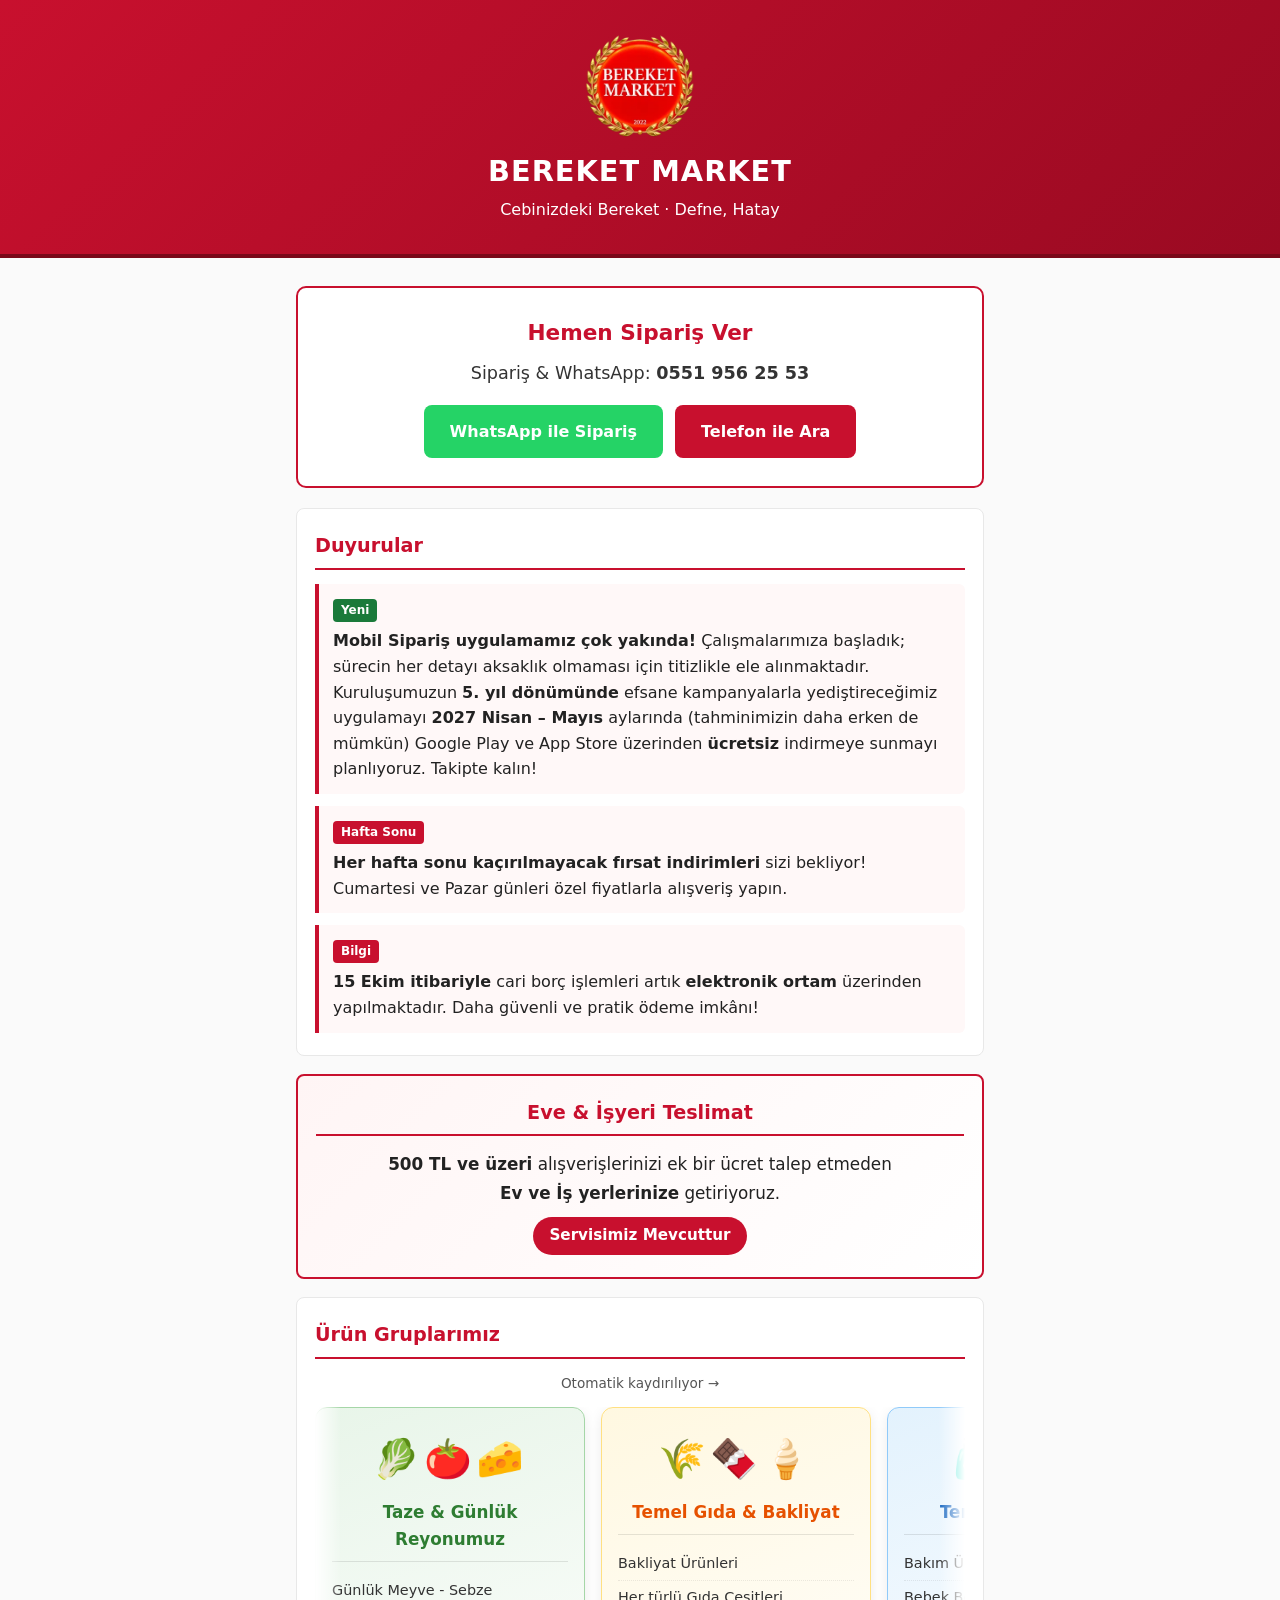
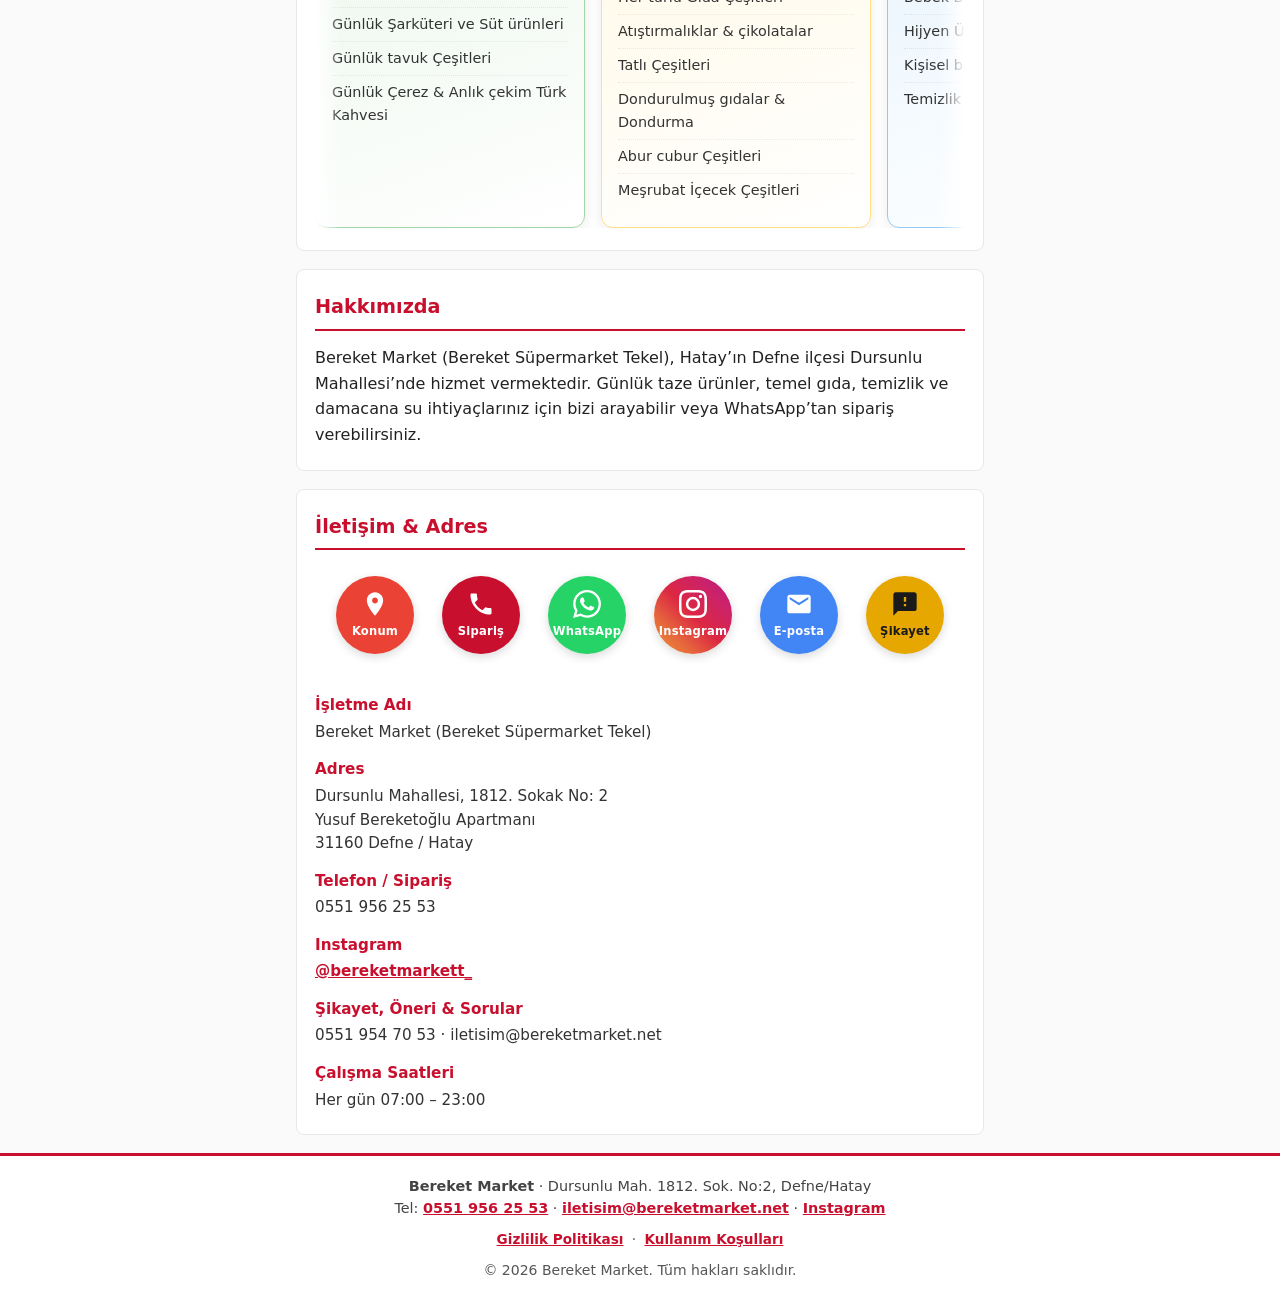
<file: index.html>
<!DOCTYPE html>
<html lang="tr">
<head>
  <meta charset="UTF-8">
  <meta name="viewport" content="width=device-width, initial-scale=1">
  <title>Bereket Market | Defne Hatay Market – Sipariş, Eve Teslimat, Taze Ürünler</title>
  <meta name="description" content="Bereket Market Defne Hatay – Dursunlu Mahallesi. Günlük taze meyve sebze, bakliyat, temizlik, damacana su. 500 TL üzeri ücretsiz eve teslimat. Sipariş WhatsApp: 0551 956 25 53">
  <link rel="canonical" href="https://bereketmarket.net/">
  <link rel="icon" href="assets/logo.svg" type="image/svg+xml">
  <link rel="preload" href="style.css" as="style">
  <link rel="preload" href="assets/logo.svg" as="image">
  <link rel="stylesheet" href="style.css">
  <meta name="robots" content="index, follow">
  <meta name="geo.region" content="TR-31">
  <meta name="geo.placename" content="Defne, Hatay">
  <meta name="language" content="Turkish">
  <meta property="og:title" content="Bereket Market | Defne, Hatay">
  <meta property="og:description" content="Bereket Market – Dursunlu, Defne/Hatay. Taze ürünler, 500 TL üzeri ücretsiz teslimat. Sipariş: 0551 956 25 53">
  <meta property="og:image" content="https://bereketmarket.net/assets/logo.png">
  <meta property="og:url" content="https://bereketmarket.net">
  <meta property="og:type" content="website">
  <meta name="twitter:card" content="summary_large_image">
  <script type="application/ld+json">
  {
    "@context": "https://schema.org",
    "@type": "GroceryStore",
    "name": "Bereket Market",
    "alternateName": "Bereket Süpermarket Tekel",
    "image": "https://bereketmarket.net/assets/logo.webp",
    "url": "https://bereketmarket.net/",
    "telephone": "+905519562553",
    "email": "iletisim@bereketmarket.net",
    "address": {
      "@type": "PostalAddress",
      "streetAddress": "Dursunlu Mahallesi, 1812. Sokak No: 2, Yusuf Bereketoğlu Apartmanı",
      "addressLocality": "Defne",
      "addressRegion": "Hatay",
      "postalCode": "31160",
      "addressCountry": "TR"
    },
    "geo": {
      "@type": "GeoCoordinates",
      "latitude": 36.2345,
      "longitude": 36.1450
    },
    "openingHoursSpecification": {
      "@type": "OpeningHoursSpecification",
      "dayOfWeek": ["Monday","Tuesday","Wednesday","Thursday","Friday","Saturday","Sunday"],
      "opens": "07:00",
      "closes": "23:00"
    },
    "priceRange": "₺",
    "description": "Hatay Defne Dursunlu'da günlük taze ürünler, bakliyat, temizlik malzemeleri ve damacana su satışı. 500 TL üzeri ücretsiz eve ve işyeri teslimatı."
  }
  </script>
</head>
<body>

  <header class="header">
    <div class="container header-inner">
      <img src="assets/logo.webp" alt="Bereket Market Logo" class="logo" width="110" height="110" fetchpriority="high" decoding="async">
      <h1>BEREKET MARKET</h1>
      <p class="tagline">Cebinizdeki Bereket · Defne, Hatay</p>
    </div>
  </header>

  <main class="container">

    <section class="order-section">
      <h2>Hemen Sipariş Ver</h2>
      <p class="order-info">Sipariş & WhatsApp: <strong>0551 956 25 53</strong></p>
      <div class="btn-group">
        <a href="https://wa.me/905519562553?text=Merhaba%2C%20sipari%C5%9F%20vermek%20istiyorum." class="btn btn-whatsapp" target="_blank" rel="noopener">WhatsApp ile Sipariş</a>
        <a href="tel:+905519562553" class="btn btn-call">Telefon ile Ara</a>
      </div>
    </section>

    <section id="duyurular" class="duyuru">
      <h2>Duyurular</h2>
      <div class="duyuru-item">
        <span class="badge yeni">Yeni</span>
        <p><strong>Mobil Sipariş uygulamamız çok yakında!</strong> Çalışmalarımıza başladık; sürecin her detayı aksaklık olmaması için titizlikle ele alınmaktadır. Kuruluşumuzun <strong>5. yıl dönümünde</strong> efsane kampanyalarla yediştireceğimiz uygulamayı <strong>2027 Nisan – Mayıs</strong> aylarında (tahminimizin daha erken de mümkün) Google Play ve App Store üzerinden <strong>ücretsiz</strong> indirmeye sunmayı planlıyoruz. Takipte kalın!</p>
      </div>
      <div class="duyuru-item">
        <span class="badge">Hafta Sonu</span>
        <p><strong>Her hafta sonu kaçırılmayacak fırsat indirimleri</strong> sizi bekliyor! Cumartesi ve Pazar günleri özel fiyatlarla alışveriş yapın.</p>
      </div>
      <div class="duyuru-item">
        <span class="badge">Bilgi</span>
        <p><strong>15 Ekim itibariyle</strong> cari borç işlemleri artık <strong>elektronik ortam</strong> üzerinden yapılmaktadır. Daha güvenli ve pratik ödeme imkânı!</p>
      </div>
    </section>

    <section class="servis">
      <h2>Eve & İşyeri Teslimat</h2>
      <p class="servis-text">
        <strong>500 TL ve üzeri</strong> alışverişlerinizi ek bir ücret talep etmeden<br>
        <strong>Ev ve İş yerlerinize</strong> getiriyoruz.<br>
        <span class="servis-badge">Servisimiz Mevcuttur</span>
      </p>
    </section>

    <section id="kategoriler">
      <h2>Ürün Gruplarımız</h2>
      <p class="carousel-hint">Otomatik kaydırılıyor →</p>
      <div class="carousel">
        <div class="carousel-track">
          <article class="cat-card cat-taze"><div class="cat-visual" aria-hidden="true">🥬🍅🧀</div><h3>Taze & Günlük Reyonumuz</h3><ul><li>Günlük Meyve - Sebze</li><li>Günlük Şarküteri ve Süt ürünleri</li><li>Günlük tavuk Çeşitleri</li><li>Günlük Çerez & Anlık çekim Türk Kahvesi</li></ul></article>
          <article class="cat-card cat-gida"><div class="cat-visual" aria-hidden="true">🌾🍫🍦</div><h3>Temel Gıda & Bakliyat</h3><ul><li>Bakliyat Ürünleri</li><li>Her türlü Gıda Çeşitleri</li><li>Atıştırmalıklar & çikolatalar</li><li>Tatlı Çeşitleri</li><li>Dondurulmuş gıdalar & Dondurma</li><li>Abur cubur Çeşitleri</li><li>Meşrubat İçecek Çeşitleri</li></ul></article>
          <article class="cat-card cat-temizlik"><div class="cat-visual" aria-hidden="true">🧴🧼👶</div><h3>Temizlik & Kişisel</h3><ul><li>Bakım Ürünleri</li><li>Bebek Bezi</li><li>Hijyen Ürünleri</li><li>Kişisel bakım ürünleri</li><li>Temizlik Malzemeleri</li></ul></article>
          <article class="cat-card cat-yasam"><div class="cat-visual" aria-hidden="true">🧹✏️📦</div><h3>Günlük Yaşam Ürünleri</h3><ul><li>Temel kırtasiye ürünleri</li><li>Bez mop, paspas, süpürge</li></ul></article>
          <article class="cat-card cat-su"><div class="cat-visual" aria-hidden="true">💧🧴🚰</div><h3>Koli Su & Damacana</h3><ul><li>0.5 L koli su (Erikli, Bahçepınar)</li><li>1.5 L koli su (Erikli, Bahçepınar)</li><li>5 L koli su (Erikli, Bahçepınar)</li><li>Çamlıbel 19 L Damacana</li><li>Hayat Su 19 L Damacana</li></ul></article>
          <article class="cat-card cat-taze"><div class="cat-visual" aria-hidden="true">🥬🍅🧀</div><h3>Taze & Günlük Reyonumuz</h3><ul><li>Günlük Meyve - Sebze</li><li>Günlük Şarküteri ve Süt ürünleri</li><li>Günlük tavuk Çeşitleri</li><li>Günlük Çerez & Anlık çekim Türk Kahvesi</li></ul></article>
          <article class="cat-card cat-gida"><div class="cat-visual" aria-hidden="true">🌾🍫🍦</div><h3>Temel Gıda & Bakliyat</h3><ul><li>Bakliyat Ürünleri</li><li>Her türlü Gıda Çeşitleri</li><li>Atıştırmalıklar & çikolatalar</li><li>Tatlı Çeşitleri</li><li>Dondurulmuş gıdalar & Dondurma</li><li>Abur cubur Çeşitleri</li><li>Meşrubat İçecek Çeşitleri</li></ul></article>
          <article class="cat-card cat-temizlik"><div class="cat-visual" aria-hidden="true">🧴🧼👶</div><h3>Temizlik & Kişisel</h3><ul><li>Bakım Ürünleri</li><li>Bebek Bezi</li><li>Hijyen Ürünleri</li><li>Kişisel bakım ürünleri</li><li>Temizlik Malzemeleri</li></ul></article>
          <article class="cat-card cat-yasam"><div class="cat-visual" aria-hidden="true">🧹✏️📦</div><h3>Günlük Yaşam Ürünleri</h3><ul><li>Temel kırtasiye ürünleri</li><li>Bez mop, paspas, süpürge</li></ul></article>
          <article class="cat-card cat-su"><div class="cat-visual" aria-hidden="true">💧🧴🚰</div><h3>Koli Su & Damacana</h3><ul><li>0.5 L koli su (Erikli, Bahçepınar)</li><li>1.5 L koli su (Erikli, Bahçepınar)</li><li>5 L koli su (Erikli, Bahçepınar)</li><li>Çamlıbel 19 L Damacana</li><li>Hayat Su 19 L Damacana</li></ul></article>
        </div>
      </div>
    </section>

    <section id="hakkimizda">
      <h2>Hakkımızda</h2>
      <p>Bereket Market (Bereket Süpermarket Tekel), Hatay’ın Defne ilçesi Dursunlu Mahallesi’nde hizmet vermektedir. Günlük taze ürünler, temel gıda, temizlik ve damacana su ihtiyaçlarınız için bizi arayabilir veya WhatsApp’tan sipariş verebilirsiniz.</p>
    </section>

    <section id="iletisim">
      <h2>İletişim & Adres</h2>
      <div class="contact-icons">
        <a href="https://www.google.com/maps/search/?api=1&amp;query=Bereket+Market+Dursunlu+Mahallesi+1812.+Sokak+Defne+Hatay" class="icon-btn icon-maps" target="_blank" rel="noopener" title="Google Haritalar" aria-label="Google Haritalar'da aç">
          <svg viewBox="0 0 24 24" width="28" height="28" fill="currentColor" aria-hidden="true"><path d="M12 2C8.13 2 5 5.13 5 9c0 5.25 7 13 7 13s7-7.75 7-13c0-3.87-3.13-7-7-7zm0 9.5c-1.38 0-2.5-1.12-2.5-2.5s1.12-2.5 2.5-2.5 2.5 1.12 2.5 2.5-1.12 2.5-2.5 2.5z"/></svg>
          <span>Konum</span>
        </a>
        <a href="tel:+905519562553" class="icon-btn icon-phone" title="Sipariş Telefonu" aria-label="Sipariş telefonunu ara">
          <svg viewBox="0 0 24 24" width="28" height="28" fill="currentColor" aria-hidden="true"><path d="M6.62 10.79c1.44 2.83 3.76 5.14 6.59 6.59l2.2-2.2c.27-.27.67-.36 1.02-.24 1.12.37 2.33.57 3.57.57.55 0 1 .45 1 1V20c0 .55-.45 1-1 1-9.39 0-17-7.61-17-17 0-.55.45-1 1-1h3.5c.55 0 1 .45 1 1 0 1.25.2 2.45.57 3.57.11.35.03.74-.25 1.02l-2.2 2.2z"/></svg>
          <span>Sipariş</span>
        </a>
        <a href="https://wa.me/905519562553" class="icon-btn icon-whatsapp" target="_blank" rel="noopener" title="WhatsApp" aria-label="WhatsApp ile yaz">
          <svg viewBox="0 0 24 24" width="28" height="28" fill="currentColor" aria-hidden="true"><path d="M17.472 14.382c-.297-.149-1.758-.867-2.03-.967-.273-.099-.471-.148-.67.15-.197.297-.767.966-.94 1.164-.173.199-.347.223-.644.075-.297-.15-1.255-.463-2.39-1.475-.883-.788-1.48-1.761-1.653-2.059-.173-.297-.018-.458.13-.606.134-.133.298-.347.446-.52.149-.174.198-.298.298-.497.099-.198.05-.371-.025-.52-.075-.149-.669-1.612-.916-2.207-.242-.579-.487-.5-.669-.51-.173-.008-.371-.01-.57-.01-.198 0-.52.074-.792.372-.272.297-1.04 1.016-1.04 2.479 0 1.462 1.065 2.875 1.213 3.074.149.198 2.096 3.2 5.077 4.487.709.306 1.262.489 1.694.625.712.227 1.36.195 1.871.118.571-.085 1.758-.719 2.006-1.413.248-.694.248-1.289.173-1.413-.074-.124-.272-.198-.57-.347m-5.421 7.403h-.004a9.87 9.87 0 01-5.031-1.378l-.361-.214-3.741.982.998-3.648-.235-.374a9.86 9.86 0 01-1.51-5.26c.001-5.45 4.436-9.884 9.888-9.884 2.64 0 5.122 1.03 6.988 2.898a9.825 9.825 0 012.893 6.994c-.003 5.45-4.435 9.884-9.885 9.884m8.413-18.297A11.815 11.815 0 0012.05 0C5.495 0 .16 5.335.157 11.892c0 2.096.547 4.142 1.588 5.945L.057 24l6.305-1.654a11.882 11.882 0 005.683 1.448h.005c6.554 0 11.89-5.335 11.893-11.893a11.821 11.821 0 00-3.48-8.413z"/></svg>
          <span>WhatsApp</span>
        </a>
        <a href="https://www.instagram.com/bereketmarkett_/" class="icon-btn icon-instagram" target="_blank" rel="noopener" title="Instagram" aria-label="Instagram sayfamızı aç">
          <svg viewBox="0 0 24 24" width="28" height="28" fill="currentColor" aria-hidden="true"><path d="M12 2.163c3.204 0 3.584.012 4.85.07 3.252.148 4.771 1.691 4.919 4.919.058 1.265.069 1.645.069 4.849 0 3.205-.012 3.584-.069 4.849-.149 3.225-1.664 4.771-4.919 4.919-1.266.058-1.644.07-4.85.07-3.204 0-3.584-.012-4.849-.07-3.26-.149-4.771-1.699-4.919-4.92-.058-1.265-.07-1.644-.07-4.849 0-3.204.013-3.583.07-4.849.149-3.227 1.664-4.771 4.919-4.919 1.266-.057 1.645-.069 4.849-.069zM12 0C8.741 0 8.333.014 7.053.072 2.695.272.273 2.69.073 7.052.014 8.333 0 8.741 0 12c0 3.259.014 3.668.072 4.948.2 4.358 2.618 6.78 6.98 6.98C8.333 23.986 8.741 24 12 24c3.259 0 3.668-.014 4.948-.072 4.354-.2 6.782-2.618 6.979-6.98.059-1.28.073-1.689.073-4.948 0-3.259-.014-3.667-.072-4.947-.196-4.354-2.617-6.78-6.979-6.98C15.668.014 15.259 0 12 0zm0 5.838a6.162 6.162 0 100 12.324 6.162 6.162 0 000-12.324zM12 16a4 4 0 110-8 4 4 0 010 8zm6.406-11.845a1.44 1.44 0 100 2.881 1.44 1.44 0 000-2.881z"/></svg>
          <span>Instagram</span>
        </a>
        <a href="mailto:iletisim@bereketmarket.net" class="icon-btn icon-mail" title="E-posta" aria-label="E-posta gönder">
          <svg viewBox="0 0 24 24" width="28" height="28" fill="currentColor" aria-hidden="true"><path d="M20 4H4c-1.1 0-1.99.9-1.99 2L2 18c0 1.1.9 2 2 2h16c1.1 0 2-.9 2-2V6c0-1.1-.9-2-2-2zm0 4l-8 5-8-5V6l8 5 8-5v2z"/></svg>
          <span>E-posta</span>
        </a>
        <a href="tel:+905519547053" class="icon-btn icon-sikayet" title="Şikayet & Öneri" aria-label="Şikayet ve öneri hattını ara">
          <svg viewBox="0 0 24 24" width="28" height="28" fill="currentColor" aria-hidden="true"><path d="M20 2H4c-1.1 0-2 .9-2 2v18l4-4h14c1.1 0 2-.9 2-2V4c0-1.1-.9-2-2-2zm-7 12h-2v-2h2v2zm0-4h-2V6h2v4z"/></svg>
          <span>Şikayet</span>
        </a>
      </div>
      <dl class="contact-details">
        <dt>İşletme Adı</dt>
        <dd>Bereket Market (Bereket Süpermarket Tekel)</dd>
        <dt>Adres</dt>
        <dd>Dursunlu Mahallesi, 1812. Sokak No: 2<br>Yusuf Bereketoğlu Apartmanı<br>31160 Defne / Hatay</dd>
        <dt>Telefon / Sipariş</dt>
        <dd>0551 956 25 53</dd>
        <dt>Instagram</dt>
        <dd><a href="https://www.instagram.com/bereketmarkett_/" target="_blank" rel="noopener">@bereketmarkett_</a></dd>
        <dt>Şikayet, Öneri & Sorular</dt>
        <dd>0551 954 70 53 · iletisim@bereketmarket.net</dd>
        <dt>Çalışma Saatleri</dt>
        <dd>Her gün 07:00 – 23:00</dd>
      </dl>
    </section>

  </main>

  <footer class="footer">
    <div class="container">
      <p class="footer-nap"><strong>Bereket Market</strong> · Dursunlu Mah. 1812. Sok. No:2, Defne/Hatay<br>Tel: <a href="tel:+905519562553">0551 956 25 53</a> · <a href="mailto:iletisim@bereketmarket.net">iletisim@bereketmarket.net</a> · <a href="https://www.instagram.com/bereketmarkett_/" target="_blank" rel="noopener">Instagram</a></p>
      <p class="footer-links"><a href="gizlilik.html">Gizlilik Politikası</a> · <a href="kullanim-kosullari.html">Kullanım Koşulları</a></p>
      <p>&copy; 2026 Bereket Market. Tüm hakları saklıdır.</p>
    </div>
  </footer>

</body>
</html>
</file>
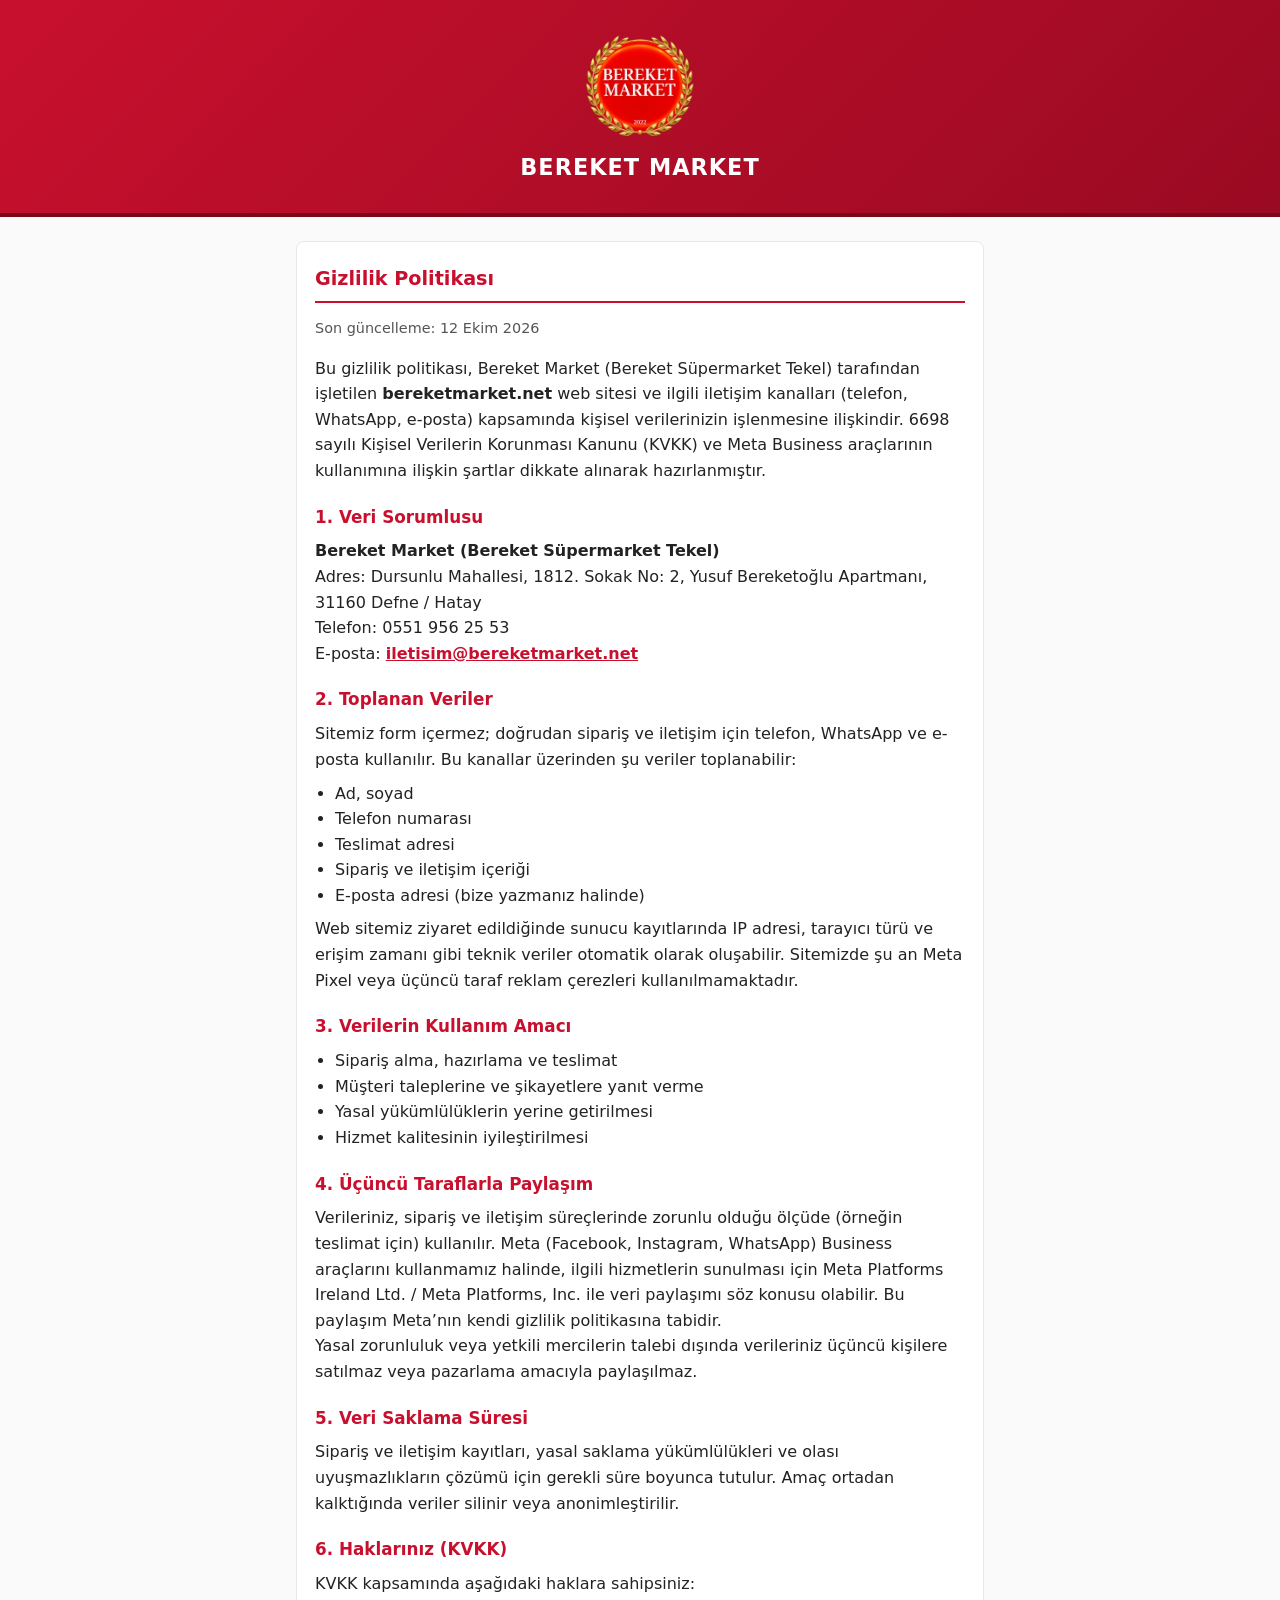
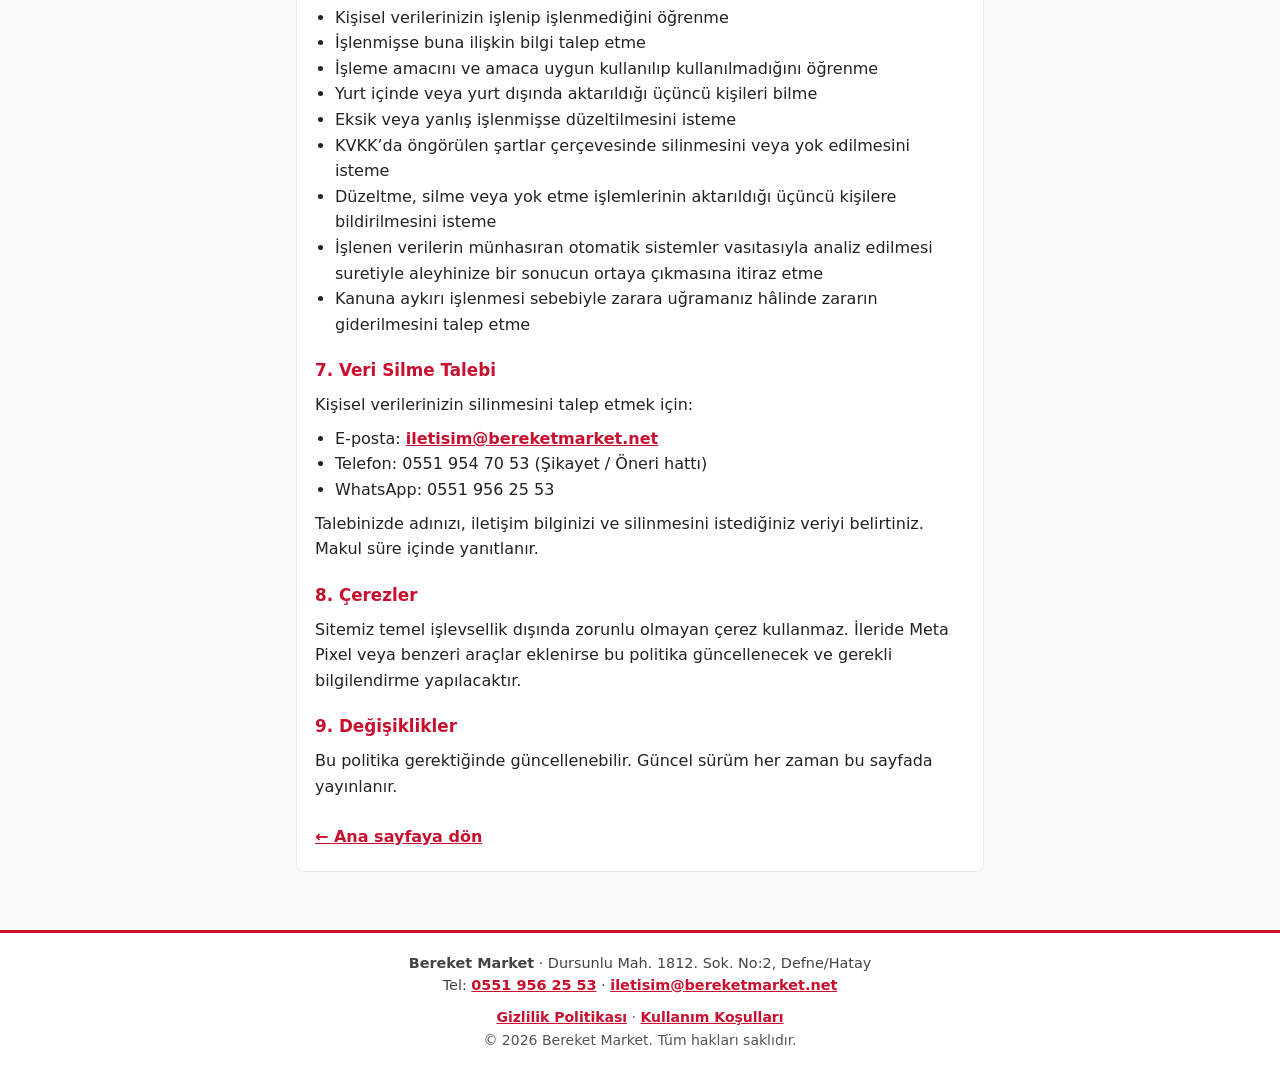
<file: gizlilik.html>
<!DOCTYPE html>
<html lang="tr">
<head>
  <meta charset="UTF-8">
  <meta name="viewport" content="width=device-width, initial-scale=1">
  <title>Gizlilik Politikası | Bereket Market</title>
  <meta name="description" content="Bereket Market gizlilik politikası. Kişisel verilerinizin nasıl toplandığı, kullanıldığı ve korunduğu hakkında bilgi.">
  <link rel="canonical" href="https://bereketmarket.net/gizlilik.html">
  <link rel="icon" href="assets/logo.webp" type="image/webp">
  <link rel="stylesheet" href="style.css">
  <meta name="robots" content="index, follow">
</head>
<body>
  <header class="header">
    <div class="container">
      <a href="/" style="text-decoration:none;color:#fff">
        <img src="assets/logo.webp" alt="Bereket Market Logo" class="logo" width="80" height="80" decoding="async">
        <h1 style="font-size:1.4rem">BEREKET MARKET</h1>
      </a>
    </div>
  </header>

  <main class="container" style="padding-top:24px;padding-bottom:40px">
    <section>
      <h2>Gizlilik Politikası</h2>
      <p style="font-size:.9rem;color:#555;margin-bottom:16px">Son güncelleme: 12 Ekim 2026</p>

      <p>Bu gizlilik politikası, Bereket Market (Bereket Süpermarket Tekel) tarafından işletilen <strong>bereketmarket.net</strong> web sitesi ve ilgili iletişim kanalları (telefon, WhatsApp, e-posta) kapsamında kişisel verilerinizin işlenmesine ilişkindir. 6698 sayılı Kişisel Verilerin Korunması Kanunu (KVKK) ve Meta Business araçlarının kullanımına ilişkin şartlar dikkate alınarak hazırlanmıştır.</p>

      <h3 style="color:#c8102e;margin:20px 0 8px;font-size:1.05rem">1. Veri Sorumlusu</h3>
      <p><strong>Bereket Market (Bereket Süpermarket Tekel)</strong><br>
      Adres: Dursunlu Mahallesi, 1812. Sokak No: 2, Yusuf Bereketoğlu Apartmanı, 31160 Defne / Hatay<br>
      Telefon: 0551 956 25 53<br>
      E-posta: <a href="mailto:iletisim@bereketmarket.net">iletisim@bereketmarket.net</a></p>

      <h3 style="color:#c8102e;margin:20px 0 8px;font-size:1.05rem">2. Toplanan Veriler</h3>
      <p>Sitemiz form içermez; doğrudan sipariş ve iletişim için telefon, WhatsApp ve e-posta kullanılır. Bu kanallar üzerinden şu veriler toplanabilir:</p>
      <ul style="margin:8px 0 8px 20px">
        <li>Ad, soyad</li>
        <li>Telefon numarası</li>
        <li>Teslimat adresi</li>
        <li>Sipariş ve iletişim içeriği</li>
        <li>E-posta adresi (bize yazmanız halinde)</li>
      </ul>
      <p>Web sitemiz ziyaret edildiğinde sunucu kayıtlarında IP adresi, tarayıcı türü ve erişim zamanı gibi teknik veriler otomatik olarak oluşabilir. Sitemizde şu an Meta Pixel veya üçüncü taraf reklam çerezleri kullanılmamaktadır.</p>

      <h3 style="color:#c8102e;margin:20px 0 8px;font-size:1.05rem">3. Verilerin Kullanım Amacı</h3>
      <ul style="margin:8px 0 8px 20px">
        <li>Sipariş alma, hazırlama ve teslimat</li>
        <li>Müşteri taleplerine ve şikayetlere yanıt verme</li>
        <li>Yasal yükümlülüklerin yerine getirilmesi</li>
        <li>Hizmet kalitesinin iyileştirilmesi</li>
      </ul>

      <h3 style="color:#c8102e;margin:20px 0 8px;font-size:1.05rem">4. Üçüncü Taraflarla Paylaşım</h3>
      <p>Verileriniz, sipariş ve iletişim süreçlerinde zorunlu olduğu ölçüde (örneğin teslimat için) kullanılır. Meta (Facebook, Instagram, WhatsApp) Business araçlarını kullanmamız halinde, ilgili hizmetlerin sunulması için Meta Platforms Ireland Ltd. / Meta Platforms, Inc. ile veri paylaşımı söz konusu olabilir. Bu paylaşım Meta’nın kendi gizlilik politikasına tabidir.</p>
      <p>Yasal zorunluluk veya yetkili mercilerin talebi dışında verileriniz üçüncü kişilere satılmaz veya pazarlama amacıyla paylaşılmaz.</p>

      <h3 style="color:#c8102e;margin:20px 0 8px;font-size:1.05rem">5. Veri Saklama Süresi</h3>
      <p>Sipariş ve iletişim kayıtları, yasal saklama yükümlülükleri ve olası uyuşmazlıkların çözümü için gerekli süre boyunca tutulur. Amaç ortadan kalktığında veriler silinir veya anonimleştirilir.</p>

      <h3 style="color:#c8102e;margin:20px 0 8px;font-size:1.05rem">6. Haklarınız (KVKK)</h3>
      <p>KVKK kapsamında aşağıdaki haklara sahipsiniz:</p>
      <ul style="margin:8px 0 8px 20px">
        <li>Kişisel verilerinizin işlenip işlenmediğini öğrenme</li>
        <li>İşlenmişse buna ilişkin bilgi talep etme</li>
        <li>İşleme amacını ve amaca uygun kullanılıp kullanılmadığını öğrenme</li>
        <li>Yurt içinde veya yurt dışında aktarıldığı üçüncü kişileri bilme</li>
        <li>Eksik veya yanlış işlenmişse düzeltilmesini isteme</li>
        <li>KVKK’da öngörülen şartlar çerçevesinde silinmesini veya yok edilmesini isteme</li>
        <li>Düzeltme, silme veya yok etme işlemlerinin aktarıldığı üçüncü kişilere bildirilmesini isteme</li>
        <li>İşlenen verilerin münhasıran otomatik sistemler vasıtasıyla analiz edilmesi suretiyle aleyhinize bir sonucun ortaya çıkmasına itiraz etme</li>
        <li>Kanuna aykırı işlenmesi sebebiyle zarara uğramanız hâlinde zararın giderilmesini talep etme</li>
      </ul>

      <h3 style="color:#c8102e;margin:20px 0 8px;font-size:1.05rem">7. Veri Silme Talebi</h3>
      <p>Kişisel verilerinizin silinmesini talep etmek için:</p>
      <ul style="margin:8px 0 8px 20px">
        <li>E-posta: <a href="mailto:iletisim@bereketmarket.net">iletisim@bereketmarket.net</a></li>
        <li>Telefon: 0551 954 70 53 (Şikayet / Öneri hattı)</li>
        <li>WhatsApp: 0551 956 25 53</li>
      </ul>
      <p>Talebinizde adınızı, iletişim bilginizi ve silinmesini istediğiniz veriyi belirtiniz. Makul süre içinde yanıtlanır.</p>

      <h3 style="color:#c8102e;margin:20px 0 8px;font-size:1.05rem">8. Çerezler</h3>
      <p>Sitemiz temel işlevsellik dışında zorunlu olmayan çerez kullanmaz. İleride Meta Pixel veya benzeri araçlar eklenirse bu politika güncellenecek ve gerekli bilgilendirme yapılacaktır.</p>

      <h3 style="color:#c8102e;margin:20px 0 8px;font-size:1.05rem">9. Değişiklikler</h3>
      <p>Bu politika gerektiğinde güncellenebilir. Güncel sürüm her zaman bu sayfada yayınlanır.</p>

      <p style="margin-top:24px"><a href="/">← Ana sayfaya dön</a></p>
    </section>
  </main>

  <footer class="footer">
    <div class="container">
      <p class="footer-nap"><strong>Bereket Market</strong> · Dursunlu Mah. 1812. Sok. No:2, Defne/Hatay<br>
      Tel: <a href="tel:+905519562553">0551 956 25 53</a> · <a href="mailto:iletisim@bereketmarket.net">iletisim@bereketmarket.net</a></p>
      <p><a href="gizlilik.html">Gizlilik Politikası</a> · <a href="kullanim-kosullari.html">Kullanım Koşulları</a></p>
      <p>&copy; 2026 Bereket Market. Tüm hakları saklıdır.</p>
    </div>
  </footer>
</body>
</html>
</file>
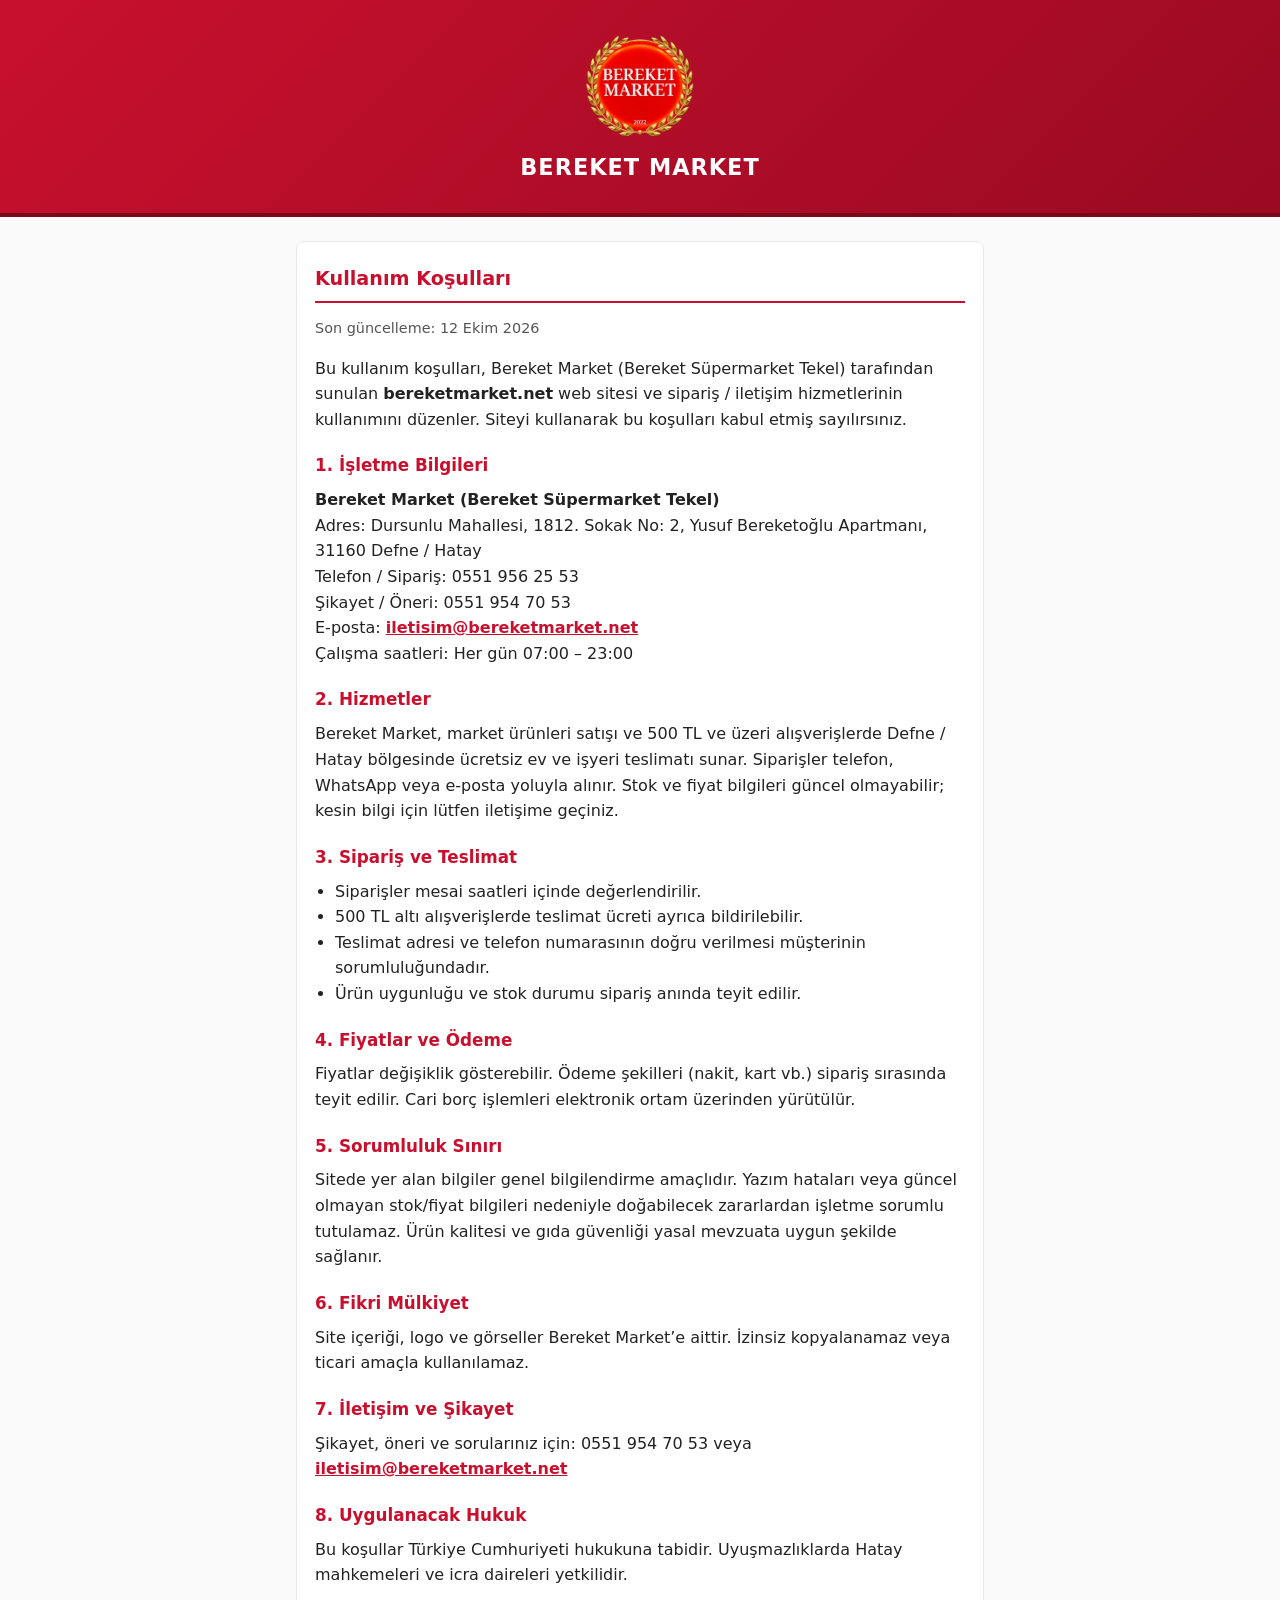
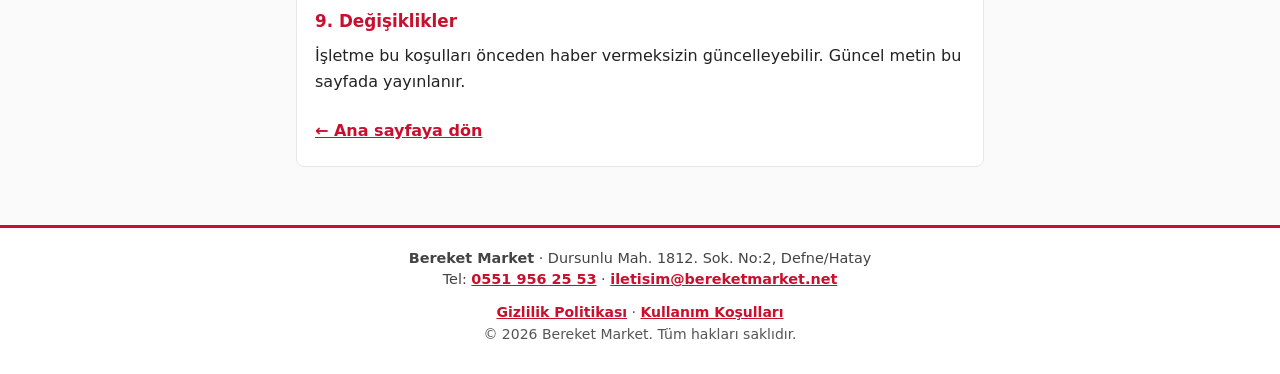
<file: kullanim-kosullari.html>
<!DOCTYPE html>
<html lang="tr">
<head>
  <meta charset="UTF-8">
  <meta name="viewport" content="width=device-width, initial-scale=1">
  <title>Kullanım Koşulları | Bereket Market</title>
  <meta name="description" content="Bereket Market web sitesi kullanım koşulları ve hizmet şartları.">
  <link rel="canonical" href="https://bereketmarket.net/kullanim-kosullari.html">
  <link rel="icon" href="assets/logo.webp" type="image/webp">
  <link rel="stylesheet" href="style.css">
  <meta name="robots" content="index, follow">
</head>
<body>
  <header class="header">
    <div class="container">
      <a href="/" style="text-decoration:none;color:#fff">
        <img src="assets/logo.webp" alt="Bereket Market Logo" class="logo" width="80" height="80" decoding="async">
        <h1 style="font-size:1.4rem">BEREKET MARKET</h1>
      </a>
    </div>
  </header>

  <main class="container" style="padding-top:24px;padding-bottom:40px">
    <section>
      <h2>Kullanım Koşulları</h2>
      <p style="font-size:.9rem;color:#555;margin-bottom:16px">Son güncelleme: 12 Ekim 2026</p>

      <p>Bu kullanım koşulları, Bereket Market (Bereket Süpermarket Tekel) tarafından sunulan <strong>bereketmarket.net</strong> web sitesi ve sipariş / iletişim hizmetlerinin kullanımını düzenler. Siteyi kullanarak bu koşulları kabul etmiş sayılırsınız.</p>

      <h3 style="color:#c8102e;margin:20px 0 8px;font-size:1.05rem">1. İşletme Bilgileri</h3>
      <p><strong>Bereket Market (Bereket Süpermarket Tekel)</strong><br>
      Adres: Dursunlu Mahallesi, 1812. Sokak No: 2, Yusuf Bereketoğlu Apartmanı, 31160 Defne / Hatay<br>
      Telefon / Sipariş: 0551 956 25 53<br>
      Şikayet / Öneri: 0551 954 70 53<br>
      E-posta: <a href="mailto:iletisim@bereketmarket.net">iletisim@bereketmarket.net</a><br>
      Çalışma saatleri: Her gün 07:00 – 23:00</p>

      <h3 style="color:#c8102e;margin:20px 0 8px;font-size:1.05rem">2. Hizmetler</h3>
      <p>Bereket Market, market ürünleri satışı ve 500 TL ve üzeri alışverişlerde Defne / Hatay bölgesinde ücretsiz ev ve işyeri teslimatı sunar. Siparişler telefon, WhatsApp veya e-posta yoluyla alınır. Stok ve fiyat bilgileri güncel olmayabilir; kesin bilgi için lütfen iletişime geçiniz.</p>

      <h3 style="color:#c8102e;margin:20px 0 8px;font-size:1.05rem">3. Sipariş ve Teslimat</h3>
      <ul style="margin:8px 0 8px 20px">
        <li>Siparişler mesai saatleri içinde değerlendirilir.</li>
        <li>500 TL altı alışverişlerde teslimat ücreti ayrıca bildirilebilir.</li>
        <li>Teslimat adresi ve telefon numarasının doğru verilmesi müşterinin sorumluluğundadır.</li>
        <li>Ürün uygunluğu ve stok durumu sipariş anında teyit edilir.</li>
      </ul>

      <h3 style="color:#c8102e;margin:20px 0 8px;font-size:1.05rem">4. Fiyatlar ve Ödeme</h3>
      <p>Fiyatlar değişiklik gösterebilir. Ödeme şekilleri (nakit, kart vb.) sipariş sırasında teyit edilir. Cari borç işlemleri elektronik ortam üzerinden yürütülür.</p>

      <h3 style="color:#c8102e;margin:20px 0 8px;font-size:1.05rem">5. Sorumluluk Sınırı</h3>
      <p>Sitede yer alan bilgiler genel bilgilendirme amaçlıdır. Yazım hataları veya güncel olmayan stok/fiyat bilgileri nedeniyle doğabilecek zararlardan işletme sorumlu tutulamaz. Ürün kalitesi ve gıda güvenliği yasal mevzuata uygun şekilde sağlanır.</p>

      <h3 style="color:#c8102e;margin:20px 0 8px;font-size:1.05rem">6. Fikri Mülkiyet</h3>
      <p>Site içeriği, logo ve görseller Bereket Market’e aittir. İzinsiz kopyalanamaz veya ticari amaçla kullanılamaz.</p>

      <h3 style="color:#c8102e;margin:20px 0 8px;font-size:1.05rem">7. İletişim ve Şikayet</h3>
      <p>Şikayet, öneri ve sorularınız için: 0551 954 70 53 veya <a href="mailto:iletisim@bereketmarket.net">iletisim@bereketmarket.net</a></p>

      <h3 style="color:#c8102e;margin:20px 0 8px;font-size:1.05rem">8. Uygulanacak Hukuk</h3>
      <p>Bu koşullar Türkiye Cumhuriyeti hukukuna tabidir. Uyuşmazlıklarda Hatay mahkemeleri ve icra daireleri yetkilidir.</p>

      <h3 style="color:#c8102e;margin:20px 0 8px;font-size:1.05rem">9. Değişiklikler</h3>
      <p>İşletme bu koşulları önceden haber vermeksizin güncelleyebilir. Güncel metin bu sayfada yayınlanır.</p>

      <p style="margin-top:24px"><a href="/">← Ana sayfaya dön</a></p>
    </section>
  </main>

  <footer class="footer">
    <div class="container">
      <p class="footer-nap"><strong>Bereket Market</strong> · Dursunlu Mah. 1812. Sok. No:2, Defne/Hatay<br>
      Tel: <a href="tel:+905519562553">0551 956 25 53</a> · <a href="mailto:iletisim@bereketmarket.net">iletisim@bereketmarket.net</a></p>
      <p><a href="gizlilik.html">Gizlilik Politikası</a> · <a href="kullanim-kosullari.html">Kullanım Koşulları</a></p>
      <p>&copy; 2026 Bereket Market. Tüm hakları saklıdır.</p>
    </div>
  </footer>
</body>
</html>
</file>
<file: style.css>
*{box-sizing:border-box;margin:0;padding:0}
body{font-family:system-ui,-apple-system,"Segoe UI",Roboto,Arial,sans-serif;line-height:1.6;color:#222;background:#fafafa}
.container{max-width:720px;margin:0 auto;padding:0 16px}

/* Header */
.header{background:linear-gradient(135deg,#c8102e 0%,#9a0a22 100%);color:#fff;padding:32px 0;text-align:center;border-bottom:4px solid #7a0819}
.logo{display:block;margin:0 auto 12px;width:110px;height:110px}
.header h1{font-size:1.8rem;letter-spacing:1px;line-height:1.2}
.tagline{margin-top:8px;font-size:1rem;color:#fff}

/* Order */
.order-section{background:#fff;border:2px solid #c8102e;border-radius:10px;padding:28px 20px;margin:28px 0 20px;text-align:center}
.order-section h2{color:#c8102e;font-size:1.35rem;margin-bottom:8px;border:none;padding:0}
.order-info{font-size:1.1rem;margin-bottom:18px;color:#333}
.btn-group{display:flex;flex-wrap:wrap;gap:12px;justify-content:center}
.btn{display:inline-block;padding:14px 26px;border-radius:8px;font-weight:700;font-size:1rem;text-decoration:none;transition:opacity .2s,transform .15s}
.btn:hover{opacity:.92;transform:translateY(-1px)}
.btn-whatsapp{background:#25d366;color:#fff}
.btn-call{background:#c8102e;color:#fff}

/* Sections */
main{padding-bottom:32px}
section{background:#fff;border:1px solid #e8e8e8;border-radius:8px;padding:22px 18px;margin-bottom:18px}
h2{font-size:1.2rem;margin-bottom:14px;color:#c8102e;border-bottom:2px solid #c8102e;padding-bottom:6px}

/* Duyurular */
.duyuru-item{background:#fff8f8;border-left:4px solid #c8102e;padding:12px 14px;margin-bottom:12px;border-radius:0 6px 6px 0}
.duyuru-item:last-child{margin-bottom:0}
.badge{display:inline-block;background:#c8102e;color:#fff;font-size:.75rem;font-weight:700;padding:2px 8px;border-radius:4px;margin-bottom:6px}
.badge.yeni{background:#1a7a3a}

/* Servis */
.servis{background:linear-gradient(135deg,#fff5f5,#fff);border:2px solid #c8102e;text-align:center}
.servis-text{font-size:1.05rem;line-height:1.7}
.servis-badge{display:inline-block;margin-top:10px;background:#c8102e;color:#fff;padding:6px 16px;border-radius:20px;font-weight:700;font-size:.95rem}

/* Carousel */
.carousel-hint{font-size:.85rem;color:#555;margin-bottom:12px;text-align:center}
.carousel{overflow:hidden;width:100%;mask-image:linear-gradient(to right,transparent,black 4%,black 96%,transparent);-webkit-mask-image:linear-gradient(to right,transparent,black 4%,black 96%,transparent)}
.carousel-track{display:flex;gap:16px;width:max-content;animation:slide 40s linear infinite}
.carousel-track:hover{animation-play-state:paused}
@keyframes slide{0%{transform:translateX(0)}100%{transform:translateX(-50%)}}
@media (prefers-reduced-motion:reduce){
  .carousel-track{animation:none}
}

.cat-card{flex:0 0 270px;border-radius:12px;padding:20px 16px;box-shadow:0 4px 14px rgba(0,0,0,.08);border:1px solid transparent}
.cat-visual{font-size:2.4rem;text-align:center;margin-bottom:10px;letter-spacing:4px}
.cat-card h3{font-size:1.05rem;text-align:center;margin-bottom:12px;padding-bottom:8px;border-bottom:1px solid rgba(0,0,0,.1)}
.cat-card ul{list-style:none;font-size:.9rem}
.cat-card li{padding:5px 0;border-bottom:1px dotted rgba(0,0,0,.08);color:#333}
.cat-card li:last-child{border-bottom:none}

.cat-taze{background:linear-gradient(160deg,#e8f5e9,#fff);border-color:#a5d6a7}
.cat-taze h3{color:#2e7d32}
.cat-gida{background:linear-gradient(160deg,#fff8e1,#fff);border-color:#ffe082}
.cat-gida h3{color:#e65100}
.cat-temizlik{background:linear-gradient(160deg,#e3f2fd,#fff);border-color:#90caf9}
.cat-temizlik h3{color:#1565c0}
.cat-yasam{background:linear-gradient(160deg,#f3e5f5,#fff);border-color:#ce93d8}
.cat-yasam h3{color:#7b1fa2}
.cat-su{background:linear-gradient(160deg,#e0f7fa,#fff);border-color:#80deea}
.cat-su h3{color:#00695c}

/* Contact */
dt{font-weight:700;margin-top:14px;color:#c8102e}
dt:first-child{margin-top:0}
dd{margin-left:0;margin-top:2px}
a{color:#c8102e;font-weight:600}
a:hover{text-decoration:underline}

/* Footer */
.footer{text-align:center;padding:20px 0 28px;font-size:.875rem;color:#555;background:#fff;border-top:3px solid #c8102e}
.footer-nap{margin-bottom:10px;font-size:.9rem;line-height:1.5;color:#444}
.footer-nap a{color:#c8102e}
.footer-links{margin:8px 0;font-size:.85rem}
.footer-links a{color:#c8102e;margin:0 4px}

/* Contact Icons */
.contact-icons{display:flex;flex-wrap:wrap;justify-content:center;gap:20px 28px;margin:8px 0 28px;padding:12px 8px}
.icon-btn{display:flex;flex-direction:column;align-items:center;justify-content:center;width:78px;height:78px;border-radius:50%;text-decoration:none;color:#fff;font-size:.72rem;font-weight:600;letter-spacing:.02em;transition:transform .2s,box-shadow .2s;box-shadow:0 3px 10px rgba(0,0,0,.15)}
.icon-btn:hover{transform:translateY(-3px) scale(1.06);box-shadow:0 6px 16px rgba(0,0,0,.22);text-decoration:none;color:#fff}
.icon-btn:focus-visible{outline:3px solid #c8102e;outline-offset:3px}
.icon-btn svg{margin-bottom:4px;flex-shrink:0}
.icon-maps{background:#ea4335}
.icon-phone{background:#c8102e}
.icon-whatsapp{background:#25d366}
.icon-mail{background:#4285f4}
.icon-instagram{background:linear-gradient(45deg,#f09433 0%,#e6683c 25%,#dc2743 50%,#cc2366 75%,#bc1888 100%)}
.icon-sikayet{background:#e6a700;color:#1a1a1a}
.icon-sikayet:hover{color:#1a1a1a}

.contact-details{margin-top:4px;line-height:1.55}
.contact-details dt{font-weight:700;margin-top:14px;color:#c8102e;font-size:.95rem}
.contact-details dt:first-child{margin-top:0}
.contact-details dd{margin-left:0;margin-top:3px;font-size:.95rem;color:#333}

@media (max-width:480px){
  .header h1{font-size:1.45rem}
  .btn{width:100%;text-align:center}
  .cat-card{flex:0 0 240px}
  .order-section{padding:20px 14px}
  .contact-icons{gap:18px 22px;padding:8px 4px}
  .icon-btn{width:70px;height:70px;font-size:.68rem}
  .icon-btn svg{width:24px;height:24px}
  section{padding:18px 14px}
  .contact-details dt,.contact-details dd{font-size:.92rem}
}
</file>
